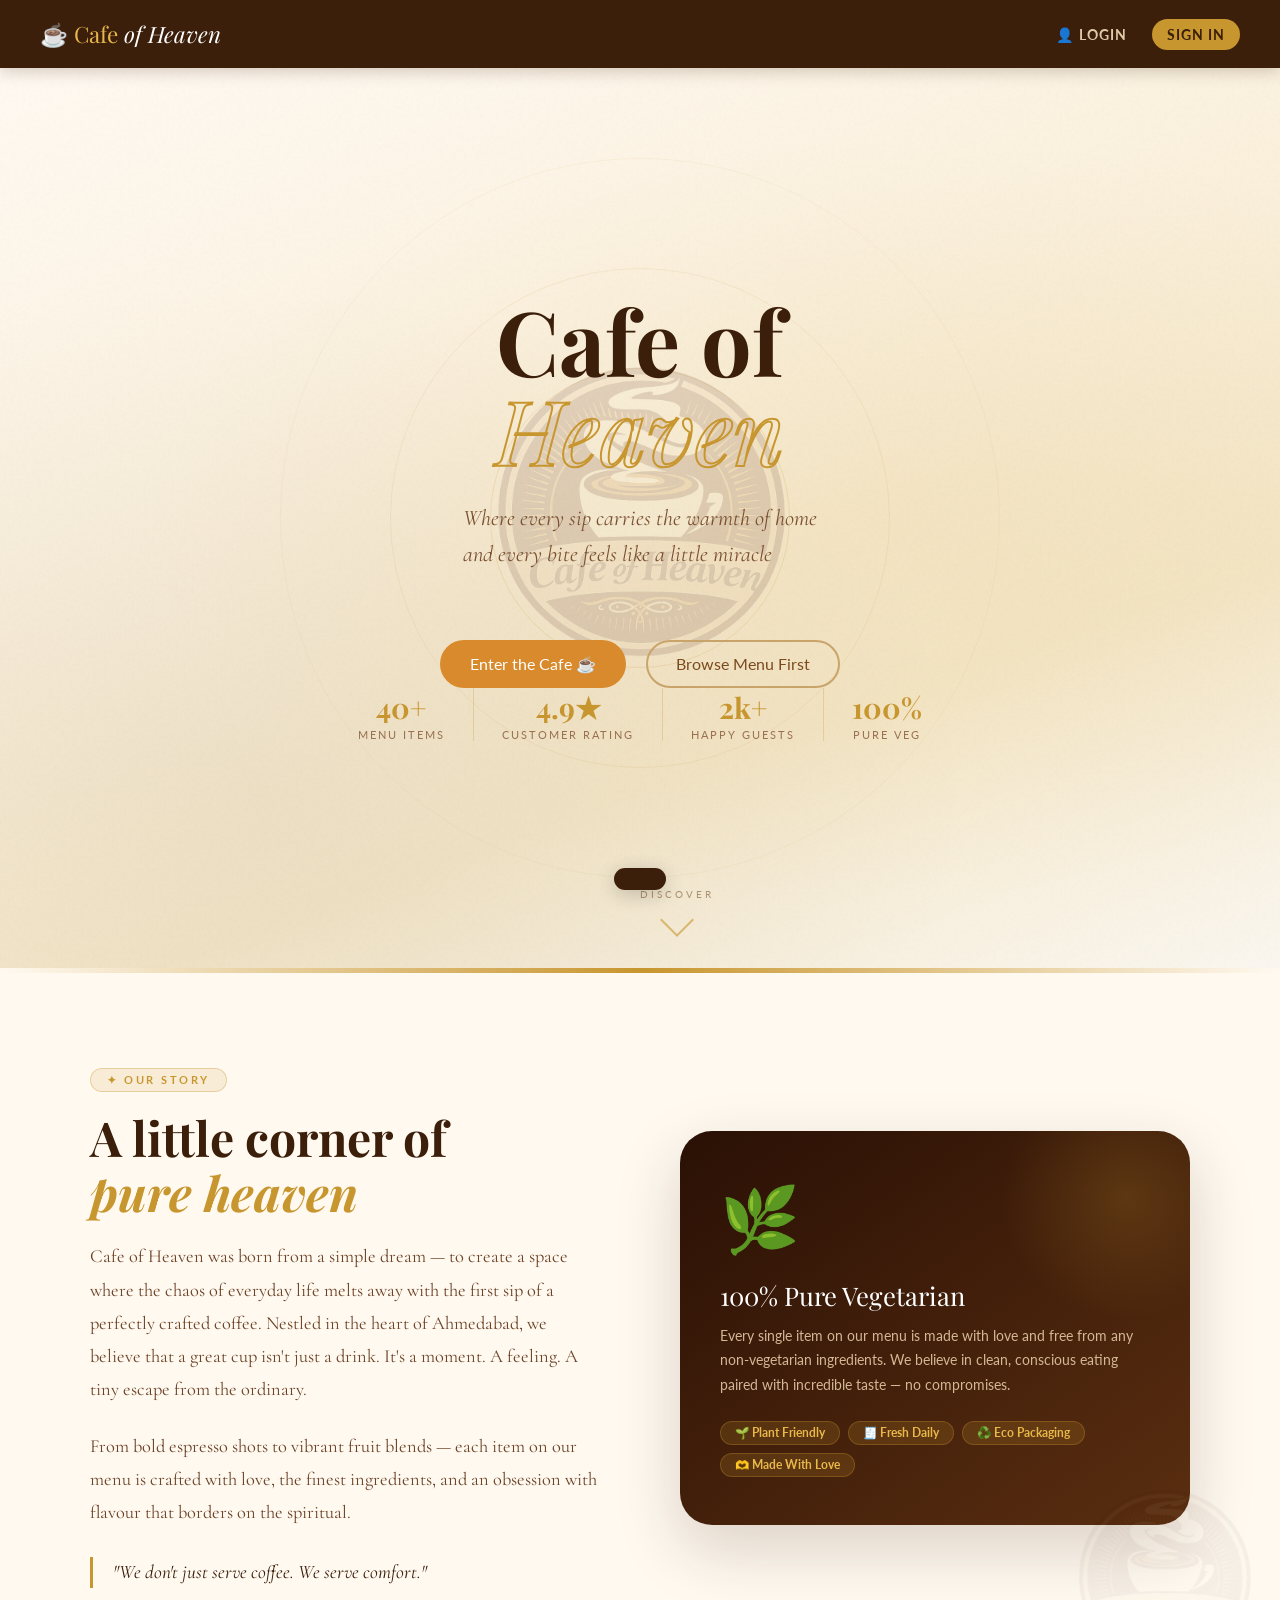
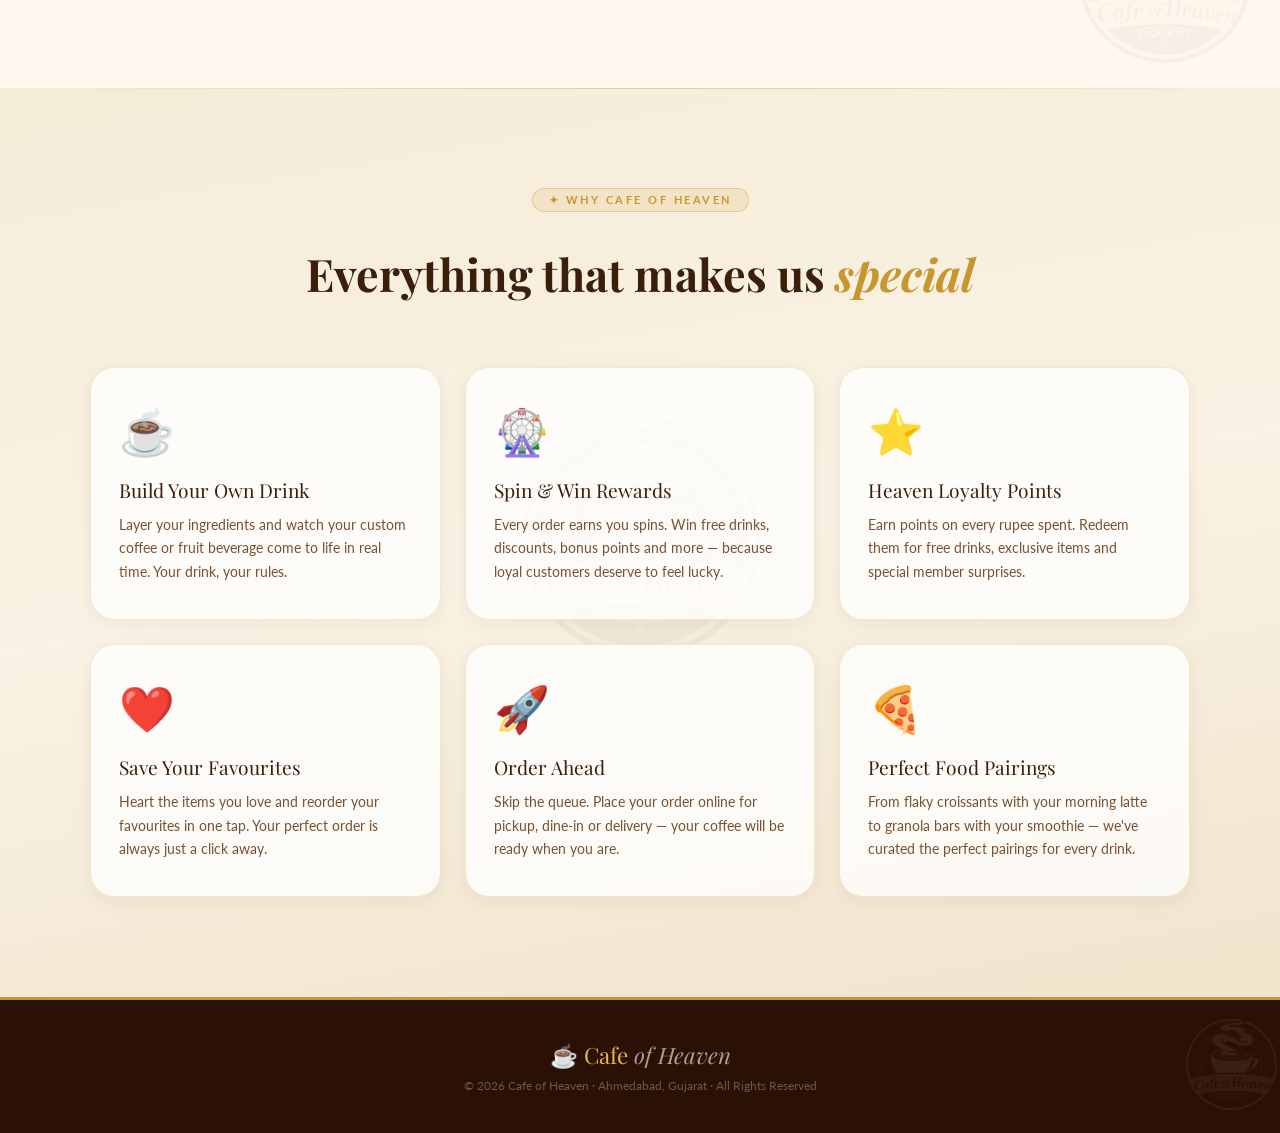
<file: index.html>
<!DOCTYPE html>
<html lang="en">
<head>
<meta charset="UTF-8">
<meta name="viewport" content="width=device-width, initial-scale=1.0">
<title>Cafe of Heaven — Where Every Sip Feels Like Heaven</title>
<link href="https://fonts.googleapis.com/css2?family=Playfair+Display:ital,wght@0,400;0,600;0,700;1,400;1,600&family=Lato:wght@300;400;700&family=Cormorant+Garamond:ital,wght@0,300;0,400;1,300;1,400&display=swap" rel="stylesheet">
<link rel="stylesheet" href="css/index.css">
</head>
<body>

<!-- NAV -->
<nav>
  <a class="nav-logo" href="index.html">☕ Cafe <span>of Heaven</span></a>
  <div class="nav-right">
    <a class="nav-link" id="accountLink" href="login.html">👤 Account</a>
    <a class="nav-link" href="login.html" style="background:var(--gold);color:var(--brown);">Sign In</a>
  </div>
</nav>

<!-- ══════════ HERO ══════════ -->
<section class="hero" id="hero">
  <div class="glow-ring"></div>
  <div class="glow-ring"></div>
  <div class="glow-ring"></div>
  <div class="particles" id="particles"></div>

  <div class="hero-logo-bg-center"></div>
   
    <h1 class="hero-headline">
      <span class="line1">Cafe of</span>
      <span class="line2">Heaven</span>
    </h1>
    <p class="hero-tagline">
      Where every sip carries the warmth of home<br>
      and every bite feels like a little miracle
    </p>
    <div class="hero-buttons">
      <a href="login.html" class="btn-enter">Enter the Cafe ☕</a>
      <a href="menu.html" class="btn-guest">Browse Menu First</a>
    </div>
    <div class="stats-strip">
      <div class="stat"><div class="stat-num">40+</div><div class="stat-lbl">Menu Items</div></div>
      <div class="stat"><div class="stat-num">4.9★</div><div class="stat-lbl">Customer Rating</div></div>
      <div class="stat"><div class="stat-num">2k+</div><div class="stat-lbl">Happy Guests</div></div>
      <div class="stat"><div class="stat-num">100%</div><div class="stat-lbl">Pure Veg</div></div>
    </div>
  </div>

  <div class="scroll-cue" onclick="scrollToAbout()">
    <span>Discover</span>
    <div class="scroll-arrow"></div>
  </div>
</section>

<!-- ══════════ ABOUT ══════════ -->
<section class="about" id="about">
  <div class="about-inner">
    <div class="about-text">
      <div class="section-eyebrow reveal">✦ Our Story</div>
      <h2 class="about-title reveal reveal-delay-1">A little corner of<br><em>pure heaven</em></h2>
      <p class="about-body reveal reveal-delay-2">
        Cafe of Heaven was born from a simple dream — to create a space where the chaos of everyday life melts away with the first sip of a perfectly crafted coffee. Nestled in the heart of Ahmedabad, we believe that a great cup isn't just a drink. It's a moment. A feeling. A tiny escape from the ordinary.
      </p>
      <p class="about-body reveal reveal-delay-2" style="margin-bottom:28px;">
        From bold espresso shots to vibrant fruit blends — each item on our menu is crafted with love, the finest ingredients, and an obsession with flavour that borders on the spiritual.
      </p>
      <div class="about-quote reveal reveal-delay-3">"We don't just serve coffee. We serve comfort."</div>
    </div>
    <div class="about-card reveal reveal-delay-2">
      <span class="ac-icon">🌿</span>
      <div class="ac-title">100% Pure Vegetarian</div>
      <div class="ac-body">Every single item on our menu is made with love and free from any non-vegetarian ingredients. We believe in clean, conscious eating paired with incredible taste — no compromises.</div>
      <div class="ac-tags">
        <span class="ac-tag">🌱 Plant Friendly</span>
        <span class="ac-tag">🧾 Fresh Daily</span>
        <span class="ac-tag">♻️ Eco Packaging</span>
        <span class="ac-tag">🫶 Made With Love</span>
      </div>
    </div>
  </div>
</section>

<!-- ══════════ FEATURES ══════════ -->
<section class="features">
  <div class="features-inner">
    <div class="section-head">
      <div class="section-eyebrow reveal">✦ Why Cafe of Heaven</div>
      <h2 class="features-title reveal reveal-delay-1">Everything that makes us <em>special</em></h2>
    </div>
    <div class="feat-grid">
      <div class="feat-card reveal reveal-delay-1"><span class="feat-icon">☕</span><div class="feat-title">Build Your Own Drink</div><div class="feat-body">Layer your ingredients and watch your custom coffee or fruit beverage come to life in real time. Your drink, your rules.</div></div>
      <div class="feat-card reveal reveal-delay-2"><span class="feat-icon">🎡</span><div class="feat-title">Spin & Win Rewards</div><div class="feat-body">Every order earns you spins. Win free drinks, discounts, bonus points and more — because loyal customers deserve to feel lucky.</div></div>
      <div class="feat-card reveal reveal-delay-3"><span class="feat-icon">⭐</span><div class="feat-title">Heaven Loyalty Points</div><div class="feat-body">Earn points on every rupee spent. Redeem them for free drinks, exclusive items and special member surprises.</div></div>
      <div class="feat-card reveal reveal-delay-1"><span class="feat-icon">❤️</span><div class="feat-title">Save Your Favourites</div><div class="feat-body">Heart the items you love and reorder your favourites in one tap. Your perfect order is always just a click away.</div></div>
      <div class="feat-card reveal reveal-delay-2"><span class="feat-icon">🚀</span><div class="feat-title">Order Ahead</div><div class="feat-body">Skip the queue. Place your order online for pickup, dine-in or delivery — your coffee will be ready when you are.</div></div>
      <div class="feat-card reveal reveal-delay-3"><span class="feat-icon">🍕</span><div class="feat-title">Perfect Food Pairings</div><div class="feat-body">From flaky croissants with your morning latte to granola bars with your smoothie — we've curated the perfect pairings for every drink.</div></div>
    </div>
  </div>
</section>


<!-- ══════════ FOOTER ══════════ -->
<footer class="site-footer">
  <div class="footer-logo">☕ Cafe <span>of Heaven</span></div>
  <div class="footer-copy">© 2026 Cafe of Heaven · Ahmedabad, Gujarat · All Rights Reserved</div>
</footer>

<div class="toast" id="toast"></div>

<script src="js/index.js"></script>
<script src="js/navbar.js"></script> 
</body>
</html>
</file>
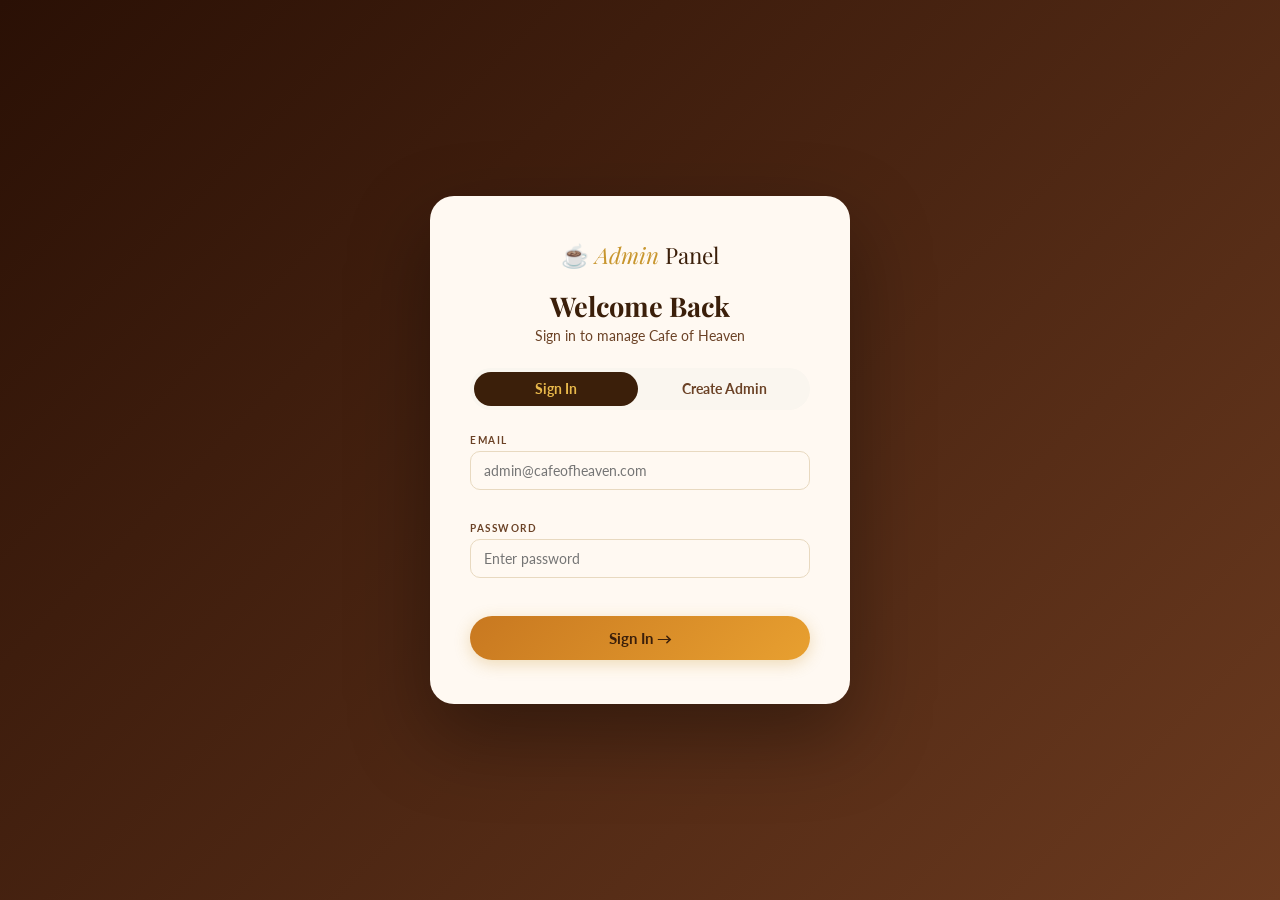
<file: admin.html>
<!DOCTYPE html>
<html lang="en">
<head>
  <meta charset="UTF-8">
  <meta name="viewport" content="width=device-width, initial-scale=1.0">
  <title>Admin Panel — Cafe of Heaven</title>
  <link href="https://fonts.googleapis.com/css2?family=Playfair+Display:ital,wght@0,400;0,700;1,400&family=Lato:wght@300;400;700&display=swap" rel="stylesheet">
  <link rel="stylesheet" href="css/admin.css">
</head>
<body>

<!-- ══════════════════════════════════════
     LOGIN SCREEN
══════════════════════════════════════ -->
<div class="admin-login-wrap" id="adminLoginWrap">
  <div class="admin-login-box">
    <div class="al-logo">☕ <span>Admin</span> Panel</div>
    <h2>Welcome Back</h2>
    <p class="al-sub">Sign in to manage Cafe of Heaven</p>

    <div class="al-tabs">
      <button class="al-tab active" id="alTabLogin" onclick="alSwitchTab('login')">Sign In</button>
      <button class="al-tab" id="alTabSignup" onclick="alSwitchTab('signup')">Create Admin</button>
    </div>

    <!-- LOGIN FORM -->
    <div id="alPanelLogin">
      <div class="al-group">
        <label>EMAIL</label>
        <input type="email" id="alLoginEmail" placeholder="admin@cafeofheaven.com">
        <span class="al-err" id="alLoginEmailErr"></span>
      </div>
      <div class="al-group">
        <label>PASSWORD</label>
        <input type="password" id="alLoginPass" placeholder="Enter password">
        <span class="al-err" id="alLoginPassErr"></span>
      </div>
      <div class="al-error-box hidden" id="alLoginErrBox"></div>
      <button class="al-btn" onclick="adminLogin()">Sign In →</button>
    </div>

    <!-- SIGNUP FORM -->
    <div id="alPanelSignup" class="hidden">
      <div class="al-group">
        <label>FULL NAME</label>
        <input type="text" id="alSignupName" placeholder="Admin Name">
        <span class="al-err" id="alSignupNameErr"></span>
      </div>
      <div class="al-group">
        <label>EMAIL</label>
        <input type="email" id="alSignupEmail" placeholder="admin@cafeofheaven.com">
        <span class="al-err" id="alSignupEmailErr"></span>
      </div>
      <div class="al-group">
        <label>SECRET KEY</label>
        <input type="password" id="alSignupSecret" placeholder="Enter admin secret key">
        <span class="al-err" id="alSignupSecretErr"></span>
        <small class="al-hint">Secret key: <strong>COFH2026</strong> (change this in admin.js)</small>
      </div>
      <div class="al-group">
        <label>PASSWORD</label>
        <input type="password" id="alSignupPass" placeholder="Min. 8 characters">
        <span class="al-err" id="alSignupPassErr"></span>
      </div>
      <button class="al-btn" onclick="adminSignup()">Create Admin Account →</button>
    </div>
  </div>
</div>

<!-- ══════════════════════════════════════
     MAIN ADMIN PANEL
══════════════════════════════════════ -->
<div class="admin-wrap hidden" id="adminWrap">

  <!-- SIDEBAR -->
  <aside class="sidebar" id="sidebar">
    <div class="sidebar-logo">☕ <span>CoH Admin</span></div>
    <nav class="sidebar-nav">
      <button class="snav-btn active" onclick="showSection('dashboard', this)">
        <span class="snav-icon">📊</span> Dashboard
      </button>
      <button class="snav-btn" onclick="showSection('menu', this)">
        <span class="snav-icon">🍽️</span> Menu Items
      </button>
      <button class="snav-btn" onclick="showSection('orders', this)">
        <span class="snav-icon">🛒</span> Orders
      </button>
      <button class="snav-btn" onclick="showSection('customers', this)">
        <span class="snav-icon">👥</span> Customers
      </button>
      <button class="snav-btn" onclick="showSection('rewards', this)">
        <span class="snav-icon">🎡</span> Rewards
      </button>
      <button class="snav-btn" onclick="showSection('spin', this)">
        <span class="snav-icon">🎰</span> Spin Rounds
      </button>
    </nav>
    <button class="sidebar-logout" onclick="adminLogout()">🚪 Logout</button>
  </aside>

  <!-- MAIN CONTENT -->
  <main class="admin-main">

    <!-- TOP BAR -->
    <div class="topbar">
      <button class="hamburger" onclick="toggleSidebar()">☰</button>
      <div class="topbar-title" id="topbarTitle">Dashboard</div>
      <div class="topbar-admin" id="topbarAdmin">Admin</div>
    </div>

    <!-- DASHBOARD -->
    <section class="admin-section active" id="sec-dashboard">
      <div class="stats-grid">
        <div class="stat-card">
          <div class="sc-icon">🛒</div>
          <div class="sc-info">
            <div class="sc-num" id="statTotalOrders">0</div>
            <div class="sc-lbl">Total Orders</div>
          </div>
        </div>
        <div class="stat-card">
          <div class="sc-icon">💰</div>
          <div class="sc-info">
            <div class="sc-num" id="statRevenue">₹0</div>
            <div class="sc-lbl">Total Revenue</div>
          </div>
        </div>
        <div class="stat-card">
          <div class="sc-icon">👥</div>
          <div class="sc-info">
            <div class="sc-num" id="statCustomers">0</div>
            <div class="sc-lbl">Customers</div>
          </div>
        </div>
        <div class="stat-card">
          <div class="sc-icon">🍽️</div>
          <div class="sc-info">
            <div class="sc-num" id="statMenuItems">0</div>
            <div class="sc-lbl">Menu Items</div>
          </div>
        </div>
      </div>
      <div class="dash-row">
        <div class="dash-card">
          <div class="dc-head">Recent Orders</div>
          <div id="recentOrdersList"><p class="empty-state">No orders yet.</p></div>
        </div>
        <div class="dash-card">
          <div class="dc-head">Top Selling Items</div>
          <div id="topItemsList"><p class="empty-state">No data yet.</p></div>
        </div>
      </div>
    </section>

    <!-- MENU MANAGEMENT -->
    <section class="admin-section" id="sec-menu">
      <div class="section-toolbar">
        <h2 class="section-title">Menu Items</h2>
        <button class="btn-primary" onclick="openMenuModal()">+ Add Item</button>
      </div>
      <div class="filter-row">
        <input type="text" class="search-input" placeholder="🔍 Search items..." oninput="filterMenuItems(this.value)">
        <select class="filter-select" onchange="filterMenuCat(this.value)">
          <option value="all">All Categories</option>
          <option value="coffee">☕ Coffee</option>
          <option value="baked">🥐 Baked</option>
          <option value="cakes">🎂 Cakes</option>
          <option value="pizza">🍕 Pizza</option>
          <option value="burger">🍔 Burgers</option>
          <option value="pasta">🍝 Pasta</option>
          <option value="souvenir">🎁 Souvenirs</option>
        </select>
      </div>
      <div class="admin-table-wrap">
        <table class="admin-table" id="menuTable">
          <thead>
            <tr>
              <th>ID</th><th>Name</th><th>Category</th>
              <th>Price</th><th>Tags</th><th>Actions</th>
            </tr>
          </thead>
          <tbody id="menuTableBody"></tbody>
        </table>
      </div>
    </section>

    <!-- ORDERS -->
    <section class="admin-section" id="sec-orders">
      <div class="section-toolbar">
        <h2 class="section-title">Orders</h2>
        <select class="filter-select" onchange="filterOrders(this.value)">
          <option value="all">All Orders</option>
          <option value="pending">Pending</option>
          <option value="preparing">Preparing</option>
          <option value="ready">Ready</option>
          <option value="delivered">Delivered</option>
        </select>
      </div>
      <div class="admin-table-wrap">
        <table class="admin-table">
          <thead>
            <tr>
              <th>Order ID</th><th>Customer</th><th>Items</th>
              <th>Total</th><th>Status</th><th>Date</th><th>Actions</th>
            </tr>
          </thead>
          <tbody id="ordersTableBody"></tbody>
        </table>
      </div>
    </section>

    <!-- CUSTOMERS -->
    <section class="admin-section" id="sec-customers">
      <div class="section-toolbar">
        <h2 class="section-title">Customers</h2>
        <input type="text" class="search-input" placeholder="🔍 Search customers..." oninput="filterCustomers(this.value)">
      </div>
      <div class="admin-table-wrap">
        <table class="admin-table">
          <thead>
            <tr>
              <th>#</th><th>Name</th><th>Email</th>
              <th>Phone</th><th>Joined</th><th>Actions</th>
            </tr>
          </thead>
          <tbody id="customersTableBody"></tbody>
        </table>
      </div>
    </section>

    <!-- REWARDS -->
    <section class="admin-section" id="sec-rewards">
      <div class="section-toolbar">
        <h2 class="section-title">Spin & Win Rewards</h2>
        <button class="btn-primary" onclick="openRewardModal()">+ Add Reward</button>
      </div>
      <div class="rewards-grid" id="rewardsGrid"></div>
    </section>

    <!-- SPIN ROUNDS MANAGER -->
    <section class="admin-section" id="sec-spin">
      <div class="section-toolbar">
        <h2 class="section-title">🎰 Spin Rounds Manager</h2>
        <input type="text" class="search-input" placeholder="🔍 Search customers..." oninput="filterSpinCustomers(this.value)">
      </div>

      <!-- Stats strip -->
      <div class="spin-stats-strip">
        <div class="spin-stat-card">
          <div class="ssc-icon">👥</div>
          <div>
            <div class="ssc-num" id="spinStatCustomers">0</div>
            <div class="ssc-lbl">Total Customers</div>
          </div>
        </div>
        <div class="spin-stat-card">
          <div class="ssc-icon">🎡</div>
          <div>
            <div class="ssc-num" id="spinStatWithBonus">0</div>
            <div class="ssc-lbl">Have Bonus Spins</div>
          </div>
        </div>
        <div class="spin-stat-card">
          <div class="ssc-icon">⭐</div>
          <div>
            <div class="ssc-num" id="spinStatTotalBonus">0</div>
            <div class="ssc-lbl">Total Bonus Spins Given</div>
          </div>
        </div>
      </div>

      <!-- Info banner -->
      <div style="background:#fff3e0;border:1.5px solid #ffcc80;border-radius:12px;padding:12px 18px;margin-bottom:18px;font-size:0.82rem;color:#8a4800;display:flex;align-items:center;gap:10px;">
        <span style="font-size:1.3rem;">💡</span>
        <span>Each customer gets <strong>2 spins per day</strong> by default. Use the buttons below to grant extra spins to any customer. Bonus spins are added on top of the daily limit and persist until the customer uses them.</span>
      </div>

      <div class="admin-table-wrap">
        <table class="admin-table">
          <thead>
            <tr>
              <th>Customer</th>
              <th>Daily Base</th>
              <th>Admin Bonus</th>
              <th>Total Allowed</th>
              <th>Actions</th>
            </tr>
          </thead>
          <tbody id="spinTableBody"></tbody>
        </table>
      </div>
    </section>

  </main>
</div>

<!-- ══════ MODALS ══════ -->

<!-- MENU ITEM MODAL -->
<div class="modal-overlay hidden" id="menuModal">
  <div class="modal">
    <div class="modal-head">
      <h3 id="menuModalTitle">Add Menu Item</h3>
      <button class="modal-close" onclick="closeMenuModal()">✕</button>
    </div>
    <div class="modal-body">
      <div class="modal-row">
        <div class="al-group">
          <label>ITEM NAME</label>
          <input type="text" id="mName" placeholder="e.g. Espresso">
        </div>
        <div class="al-group">
          <label>CATEGORY</label>
          <select id="mCat">
            <option value="coffee">☕ Coffee</option>
            <option value="baked">🥐 Baked</option>
            <option value="cakes">🎂 Cakes</option>
            <option value="pizza">🍕 Pizza</option>
            <option value="burger">🍔 Burgers</option>
            <option value="pasta">🍝 Pasta</option>
            <option value="souvenir">🎁 Souvenirs</option>
          </select>
        </div>
      </div>
      <div class="modal-row">
        <div class="al-group">
          <label>PRICE (₹)</label>
          <input type="number" id="mPrice" placeholder="150">
        </div>
        <div class="al-group">
          <label>IMAGE PATH</label>
          <input type="text" id="mImg" placeholder="images/item.jpg">
        </div>
      </div>
      <div class="al-group">
        <label>DESCRIPTION</label>
        <textarea id="mDesc" rows="3" placeholder="Short description..."></textarea>
      </div>
      <div class="modal-checks">
        <label class="check-label"><input type="checkbox" id="mVeg"> 🟢 Veg</label>
        <label class="check-label"><input type="checkbox" id="mHot"> 🔥 Popular</label>
        <label class="check-label"><input type="checkbox" id="mNew"> ✨ New</label>
        <label class="check-label"><input type="checkbox" id="mSpecial"> ⭐ Special</label>
      </div>
    </div>
    <div class="modal-footer">
      <button class="btn-secondary" onclick="closeMenuModal()">Cancel</button>
      <button class="btn-primary" onclick="saveMenuItem()">Save Item</button>
    </div>
  </div>
</div>

<!-- REWARD MODAL -->
<div class="modal-overlay hidden" id="rewardModal">
  <div class="modal" style="max-width:480px;">
    <div class="modal-head">
      <h3 id="rewardModalTitle">Add Reward</h3>
      <button class="modal-close" onclick="closeRewardModal()">✕</button>
    </div>
    <div class="modal-body">
      <div class="al-group">
        <label>REWARD LABEL</label>
        <input type="text" id="rLabel" placeholder="e.g. Free Coffee">
      </div>
      <div class="modal-row">
        <div class="al-group">
          <label>TYPE</label>
          <select id="rType">
            <option value="free_item">Free Item</option>
            <option value="discount">Discount %</option>
            <option value="points">Bonus Points</option>
            <option value="try_again">Try Again</option>
          </select>
        </div>
        <div class="al-group">
          <label>VALUE</label>
          <input type="text" id="rValue" placeholder="e.g. 20 or Free Coffee">
        </div>
      </div>
      <div class="modal-row">
        <div class="al-group">
          <label>PROBABILITY (1–100)</label>
          <input type="number" id="rProb" placeholder="15" min="1" max="100">
          <small class="al-hint">Higher = lands more often</small>
        </div>
        <div class="al-group">
          <label>COLOR</label>
          <input type="color" id="rColor" value="#C8962E">
        </div>
      </div>
    </div>
    <div class="modal-footer">
      <button class="btn-secondary" onclick="closeRewardModal()">Cancel</button>
      <button class="btn-primary" onclick="saveReward()">Save Reward</button>
    </div>
  </div>
</div>

<!-- ORDER STATUS MODAL -->
<div class="modal-overlay hidden" id="orderModal">
  <div class="modal" style="max-width:400px;">
    <div class="modal-head">
      <h3>Update Order Status</h3>
      <button class="modal-close" onclick="closeOrderModal()">✕</button>
    </div>
    <div class="modal-body">
      <p style="margin-bottom:14px;color:var(--text-mid);">Order: <strong id="oModalId"></strong></p>
      <div class="al-group">
        <label>NEW STATUS</label>
        <select id="oModalStatus">
          <option value="pending">⏳ Pending</option>
          <option value="preparing">👨‍🍳 Preparing</option>
          <option value="ready">✅ Ready</option>
          <option value="delivered">🚀 Delivered</option>
        </select>
      </div>
    </div>
    <div class="modal-footer">
      <button class="btn-secondary" onclick="closeOrderModal()">Cancel</button>
      <button class="btn-primary" onclick="updateOrderStatus()">Update</button>
    </div>
  </div>
</div>

<!-- CUSTOM SPIN MODAL -->
<div class="modal-overlay hidden" id="customSpinModal">
  <div class="modal" style="max-width:440px;">
    <div class="modal-head">
      <h3>🎡 Grant Custom Spins</h3>
      <button class="modal-close" onclick="closeCustomSpinModal()">✕</button>
    </div>
    <div class="modal-body">
      <div class="cs-modal-info">
        <div class="cs-modal-cname" id="csModalName"></div>
        <div class="cs-modal-cemail" id="csModalEmail"></div>
        <span class="cs-modal-current" id="csModalCurrent"></span>
      </div>
      <div class="al-group">
        <label>NUMBER OF EXTRA SPINS TO GRANT (1–20)</label>
        <input type="number" id="csSpinCount" placeholder="e.g. 3" min="1" max="20">
        <small class="al-hint">These are added on top of the customer's current bonus spins.</small>
      </div>
      <div class="al-group">
        <label>REASON / NOTE (optional)</label>
        <input type="text" id="csSpinNote" placeholder="e.g. Loyalty reward, Birthday treat…">
      </div>
    </div>
    <div class="modal-footer">
      <button class="btn-secondary" onclick="closeCustomSpinModal()">Cancel</button>
      <button class="btn-primary" onclick="saveCustomSpins()">🎡 Grant Spins</button>
    </div>
  </div>
</div>

<div class="toast" id="adminToast"></div>
<script src="js/admin.js"></script>
<script src="js/navbar.js"></script> 
</body>
</html>
</file>
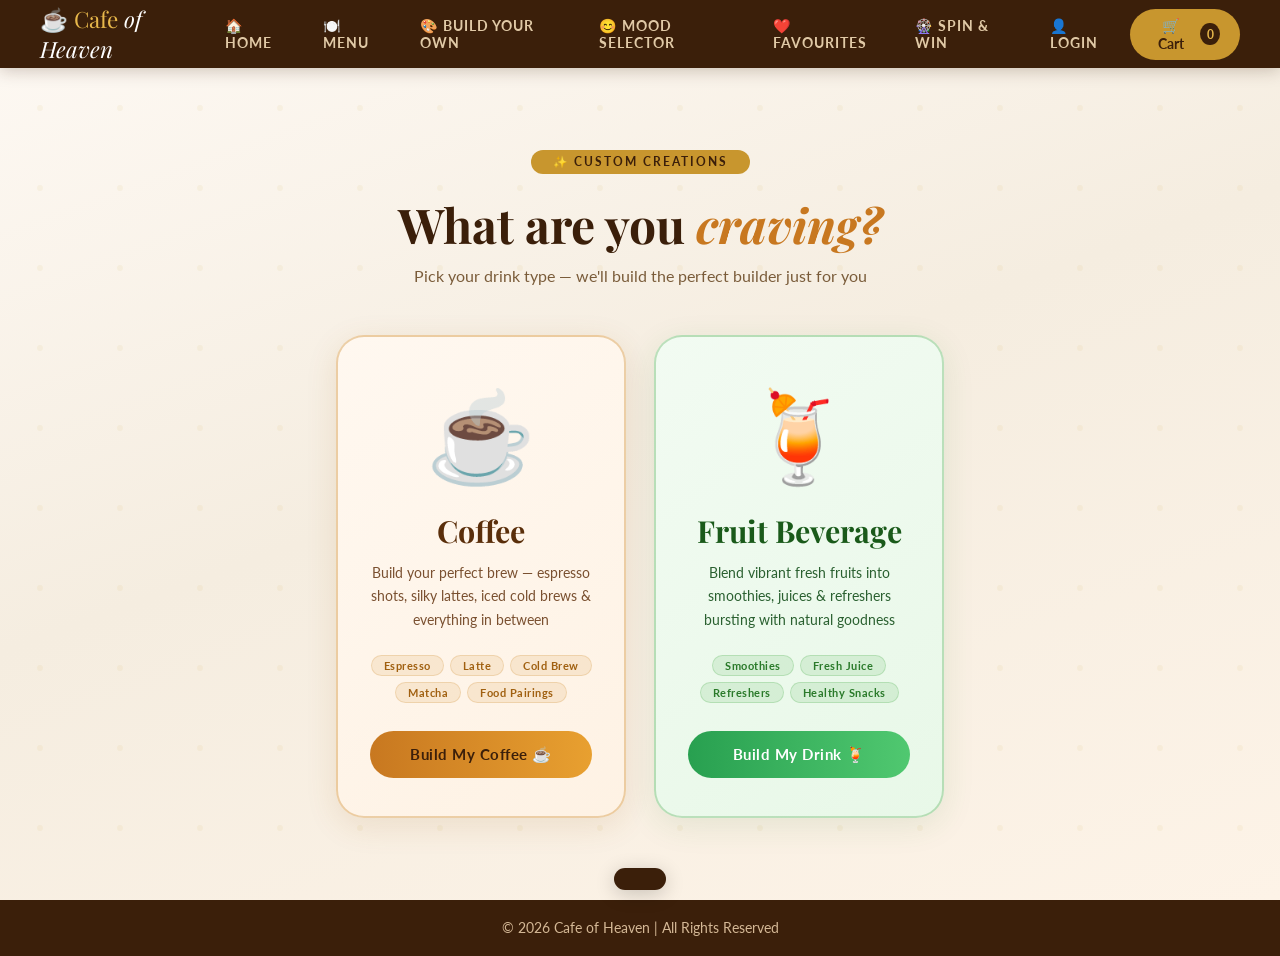
<file: build.html>
<!DOCTYPE html>
<html lang="en">
<head>
<meta charset="UTF-8">
<meta name="viewport" content="width=device-width, initial-scale=1.0">
<title>Build Your Drink — Cafe of Heaven</title>
<link rel="stylesheet" href="css/style.css">
<link rel="stylesheet" href="css/build.css">
<link href="https://fonts.googleapis.com/css2?family=Playfair+Display:ital,wght@0,400;0,700;1,400&family=Lato:wght@300;400;700&display=swap" rel="stylesheet">

</head>
<body>

<!-- NAV -->
<nav>
  <a class="nav-logo" href="index.html">☕ Cafe <span>of Heaven</span></a>
  <div class="nav-links">
    <a class="nav-link" href="index.html">🏠 Home</a>
    <a class="nav-link" href="menu.html">🍽️ Menu</a>
    <a class="nav-link" href="build.html">🎨 Build Your Own</a>
    <a class="nav-link" href="mood.html">😊 Mood Selector</a>
    <a class="nav-link" href="favourites.html">❤️ Favourites</a>
    <a class="nav-link" href="spin.html">🎡 Spin & Win</a>
    <a class="nav-link" id="accountLink" href="login.html">👤 Account</a>
  </div>
  <div style="display:flex;gap:10px;align-items:center;">
    <button class="cart-btn" onclick="window.location.href='cart.html'">🛒 Cart <span class="cart-count" id="cartCount">0</span></button>
  </div>
</nav>

<!-- ══════════ MODE PICK SCREEN ══════════ -->
<div id="modeScreen">
  <div class="mode-badge">✨ Custom Creations</div>
  <h1 class="mode-title">What are you <em>craving?</em></h1>
  <p class="mode-sub">Pick your drink type — we'll build the perfect builder just for you</p>

  <div class="mode-cards">
    <div class="mode-card coffee-card" onclick="selectMode('coffee')">
      <span class="mode-icon">☕</span>
      <h2>Coffee</h2>
      <p>Build your perfect brew — espresso shots, silky lattes, iced cold brews & everything in between</p>
      <div class="mode-tags">
        <span class="mode-tag">Espresso</span>
        <span class="mode-tag">Latte</span>
        <span class="mode-tag">Cold Brew</span>
        <span class="mode-tag">Matcha</span>
        <span class="mode-tag">Food Pairings</span>
      </div>
      <button class="mode-btn">Build My Coffee ☕</button>
    </div>

    <div class="mode-card fruit-card" onclick="selectMode('fruit')">
      <span class="mode-icon">🍹</span>
      <h2>Fruit Beverage</h2>
      <p>Blend vibrant fresh fruits into smoothies, juices & refreshers bursting with natural goodness</p>
      <div class="mode-tags">
        <span class="mode-tag">Smoothies</span>
        <span class="mode-tag">Fresh Juice</span>
        <span class="mode-tag">Refreshers</span>
        <span class="mode-tag">Healthy Snacks</span>
      </div>
      <button class="mode-btn">Build My Drink 🍹</button>
    </div>
  </div>
</div>

<!-- ══════════ BUILDER SCREEN ══════════ -->
<div id="builderScreen">
  <div class="builder-header" id="bHeader">
    <div class="bh-left">
      <div class="bh-icon" id="bIcon">☕</div>
      <div>
        <div class="bh-title" id="bTitle">Custom Coffee Builder</div>
        <div class="bh-sub" id="bSub">Craft your perfect brew, one layer at a time</div>
      </div>
    </div>
    <button class="bh-back" onclick="goBack()">← Choose Different Drink</button>
  </div>

  <div class="builder-layout">
    <!-- LEFT -->
    <div class="left-panel" id="leftPanel"></div>

    <!-- CENTRE -->
    <div class="cup-stage">
      <div class="size-row">
        <button class="sz-btn" onclick="setSize('S',this)">S · 250ml</button>
        <button class="sz-btn active" onclick="setSize('M',this)">M · 400ml</button>
        <button class="sz-btn" onclick="setSize('L',this)">L · 600ml</button>
      </div>

      <!-- COFFEE VESSEL -->
      <div class="coffee-vessel" id="coffeeVessel">
        <div class="steam-row" id="steamRow">
          <div class="steam-p" id="sp1"></div>
          <div class="steam-p" id="sp2"></div>
          <div class="steam-p" id="sp3"></div>
        </div>
        <div class="coffee-whip" id="cWhip"></div>
        <div class="coffee-foam-top" id="cFoam"></div>
        <div class="coffee-cup-body">
          <div class="cup-handle"></div>
          <div class="cup-inner">
            <div class="coffee-crema" id="cCrema"></div>
            <div class="drink-layers" id="coffeeLayers"></div>
          </div>
        </div>
        <div class="cup-saucer"></div>
        <div class="garnish-row" id="cGarnish" style="top:-52px;left:50%;transform:translateX(-50%);"></div>
      </div>

      <!-- FRUIT VESSEL -->
      <div class="fruit-vessel" id="fruitVessel">
        <div class="glass-straw" id="fStraw"></div>
        <div class="fruit-foam-top" id="fFoam"></div>
        <div class="garnish-row" id="fGarnish" style="top:-22px;left:50%;transform:translateX(-50%);"></div>
        <div class="fruit-glass-body">
          <div class="glass-shine"></div>
          <div class="drink-layers" id="fruitLayers"></div>
          <div class="ice-box" id="iceBox"></div>
        </div>
      </div>

      <div class="badge-row" id="badgeRow"></div>
      <div class="drink-name" id="drinkName">Your Custom Drink</div>
      <div class="drink-price" id="drinkPrice">Add ingredients to begin</div>

      <div class="actions">
        <button class="btn-cart" onclick="addToCart()">🛒 Add to Cart</button>
        <button class="btn-fav" id="favBtn" onclick="saveToFavs()">❤️ Save to Favs</button>
        <button class="btn-reset" onclick="resetAll()">🔄 Reset</button>
      </div>
    </div>

    <!-- RIGHT -->
    <div class="right-panel">
      <div class="rp-title">📋 Your Recipe</div>
      <div id="rightPanel">
        <div class="empty-msg"><div class="ei">🥤</div><p>Start adding ingredients<br>to build your recipe!</p></div>
      </div>
    </div>
  </div>
</div>

<div class="toast" id="toast"></div>
<footer><p>© 2026 Cafe of Heaven | All Rights Reserved</p></footer>


<script src="js/main.js"></script>
<script src="js/build.js"></script>
<script src="js/navbar.js"></script> 
</body>
</html>
</file>
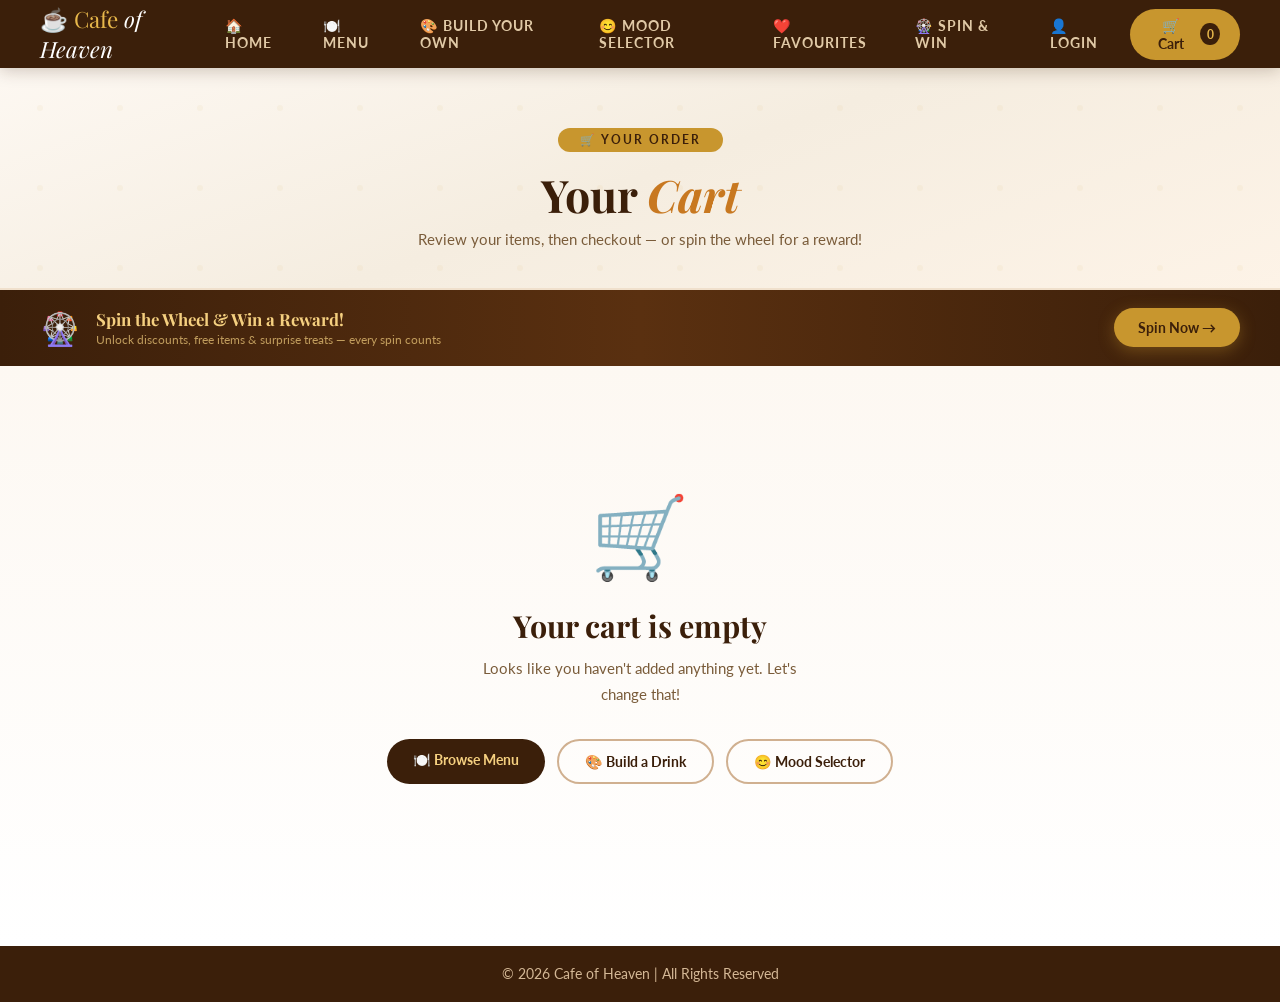
<file: cart.html>
<!DOCTYPE html>
<html lang="en">
<head>
  <meta charset="UTF-8">
  <meta name="viewport" content="width=device-width, initial-scale=1.0">
  <title>Cart — Cafe of Heaven</title>
  <link rel="stylesheet" href="css/style.css">
  <link rel="stylesheet" href="css/cart.css">
  <link href="https://fonts.googleapis.com/css2?family=Playfair+Display:ital,wght@0,400;0,700;1,400&family=Lato:wght@300;400;700&display=swap" rel="stylesheet">
</head>
<body>

<!-- NAV -->
<nav>
  <a class="nav-logo" href="index.html">☕ Cafe <span>of Heaven</span></a>
  <div class="nav-links">
    <a class="nav-link" href="index.html">🏠 Home</a>
    <a class="nav-link" href="menu.html">🍽️ Menu</a>
    <a class="nav-link" href="build.html">🎨 Build Your Own</a>
    <a class="nav-link" href="mood.html">😊 Mood Selector</a>
    <a class="nav-link" href="favourites.html">❤️ Favourites</a>
    <a class="nav-link" href="spin.html">🎡 Spin & Win</a>
     <a class="nav-link" id="accountLink" href="login.html">👤 Account</a>
  </div>
  <div style="display:flex;gap:10px;align-items:center;">
    <button class="cart-btn active-cart" onclick="window.location.href='cart.html'">
      🛒 Cart <span class="cart-count" id="cartCount">0</span>
    </button>
  </div>
</nav>

<!-- HERO -->
<section class="cart-hero">
  <div class="cart-hero-inner">
    <div class="cart-hero-badge">🛒 Your Order</div>
    <h1>Your <em>Cart</em></h1>
    <p>Review your items, then checkout — or spin the wheel for a reward!</p>
  </div>
</section>

<!-- REWARD BANNER -->
<div class="reward-banner" onclick="window.location.href='spin.html'">
  <div class="rb-left">
    <div class="rb-icon">🎡</div>
    <div>
      <div class="rb-title">Spin the Wheel & Win a Reward!</div>
      <div class="rb-sub">Unlock discounts, free items & surprise treats — every spin counts</div>
    </div>
  </div>
  <button class="rb-btn">Spin Now →</button>
</div>

<!-- MAIN -->
<div class="cart-main" id="cartMain">

  <!-- EMPTY STATE — hidden by default, shown by JS when cart is empty -->
  <div class="cart-empty" id="cartEmpty" style="display:none;">
    <div class="ce-icon">🛒</div>
    <h2>Your cart is empty</h2>
    <p>Looks like you haven't added anything yet. Let's change that!</p>
    <div class="ce-links">
      <a href="menu.html"  class="ce-btn">🍽️ Browse Menu</a>
      <a href="build.html" class="ce-btn ce-outline">🎨 Build a Drink</a>
      <a href="mood.html"  class="ce-btn ce-outline">😊 Mood Selector</a>
    </div>
  </div>

  <!-- CART LAYOUT — hidden by default, shown by JS when cart has items -->
  <div class="cart-layout" id="cartLayout" style="display:none;">

    <!-- LEFT: ITEMS LIST -->
    <div class="cart-items-col">
      <div class="ci-header">
        <h2 class="ci-title">Order Items</h2>
        <button class="ci-clear-btn" onclick="confirmClearCart()">🗑 Clear All</button>
      </div>
      <div id="cartItemsList"></div>
    </div>

    <!-- RIGHT: SUMMARY -->
    <div class="cart-summary-col">
      <div class="cs-box">
        <h3 class="cs-title">Order Summary</h3>

        <div class="cs-row">
          <span>Subtotal</span>
          <span id="csSubtotal">₹0</span>
        </div>
        <div class="cs-row cs-gst">
          <span>GST (10%)</span>
          <span id="csGst">₹0</span>
        </div>

        <!-- Discount row — hidden until reward/promo applied -->
        <div class="cs-row cs-discount" id="csDiscountRow" style="display:none;">
          <span id="csDiscountLabel">🎉 Reward Discount</span>
          <span id="csDiscount" class="cs-discount-val">-₹0</span>
        </div>

        <div class="cs-divider"></div>
        <div class="cs-row cs-total">
          <span>Total</span>
          <span id="csTotal">₹0</span>
        </div>

        <!-- Active reward label -->
        <div class="cs-reward-tag" id="csRewardTag" style="display:none;"></div>

        <button class="cs-checkout-btn" onclick="proceedCheckout()" id="checkoutBtn">
          Proceed to Payment →
        </button>

        <div class="cs-spin-prompt" onclick="window.location.href='spin.html'">
          🎡 Don't have a reward yet? <strong>Spin the Wheel!</strong>
        </div>
      </div>

      <!-- PROMO CODE -->
      <div class="cs-promo-box">
        <div class="cs-promo-title">🏷️ Have a Promo Code?</div>
        <div class="cs-promo-row">
          <input type="text" id="promoInput" class="cs-promo-input" placeholder="Enter code...">
          <button class="cs-promo-btn" onclick="applyPromo()">Apply</button>
        </div>
        <div class="cs-promo-msg" id="promoMsg"></div>
      </div>
    </div>

  </div><!-- /cart-layout -->

</div><!-- /cart-main -->

<!-- CLEAR MODAL -->
<div class="cart-modal-overlay" id="cartModal">
  <div class="cart-modal-box">
    <div class="cart-modal-icon">🗑️</div>
    <h3>Clear entire cart?</h3>
    <p>All items will be removed. This can't be undone.</p>
    <div class="cart-modal-btns">
      <button class="cm-cancel"  onclick="closeCartModal()">Cancel</button>
      <button class="cm-confirm" onclick="clearCart()">Yes, Clear</button>
    </div>
  </div>
</div>

<div class="toast" id="toast"></div>
<footer><p>© 2026 Cafe of Heaven | All Rights Reserved</p></footer>

<script src="js/main.js"></script>
<script src="js/cart.js"></script>
<script src="js/navbar.js"></script> 
</body>
</html>
</file>
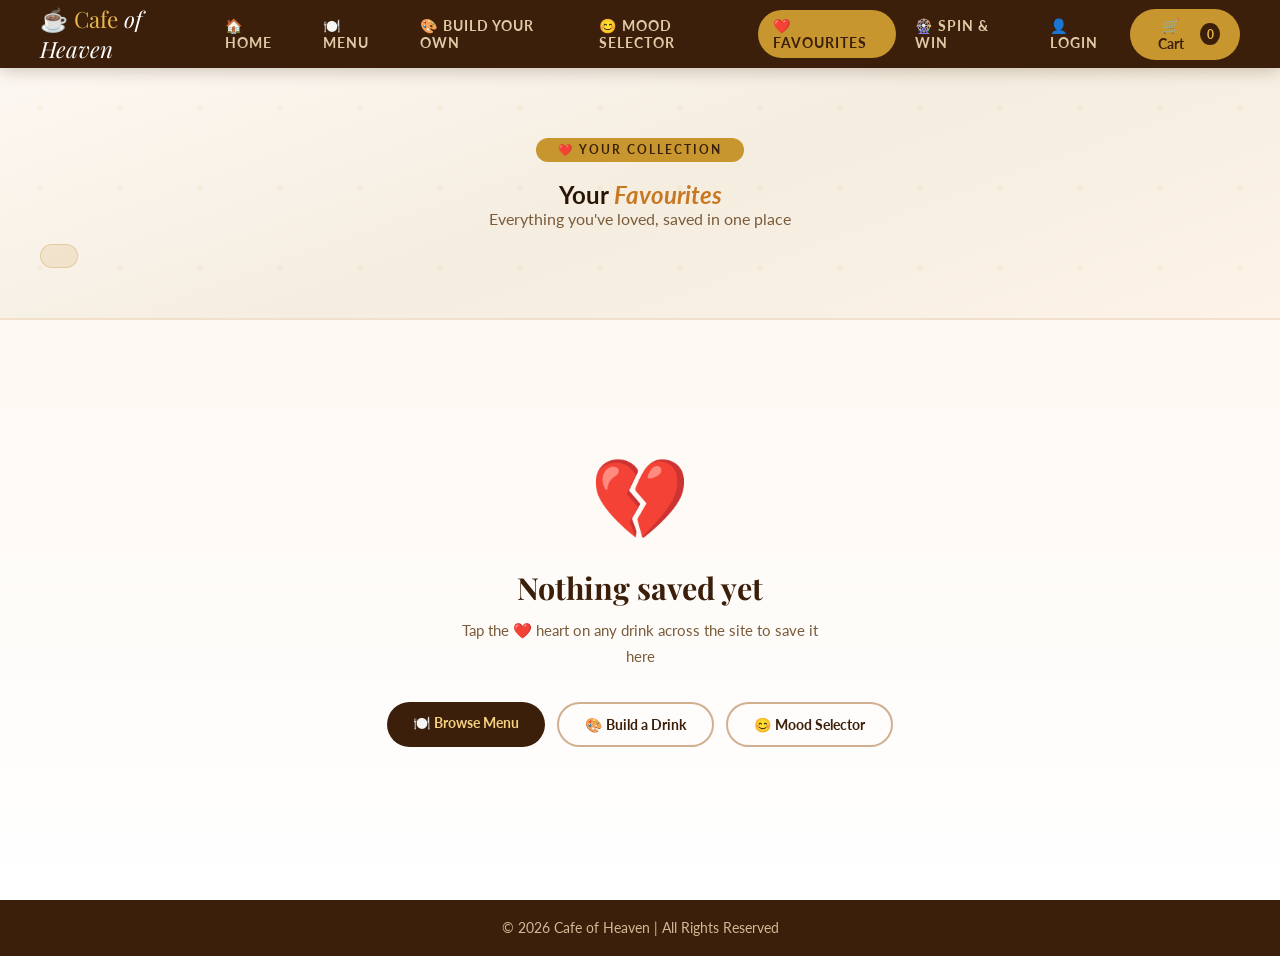
<file: favourites.html>
<!DOCTYPE html>
<html lang="en">
<head>
  <meta charset="UTF-8">
  <meta name="viewport" content="width=device-width, initial-scale=1.0">
  <title>Favourites — Cafe of Heaven</title>
  <link rel="stylesheet" href="css/style.css">
  <link rel="stylesheet" href="css/favourites.css">
  <link href="https://fonts.googleapis.com/css2?family=Playfair+Display:ital,wght@0,400;0,700;1,400&family=Lato:wght@300;400;700&display=swap" rel="stylesheet">
</head>
<body>

<!-- NAV -->
<nav>
  <a class="nav-logo" href="index.html">☕ Cafe <span>of Heaven</span></a>
  <div class="nav-links">
    <a class="nav-link" href="index.html">🏠 Home</a>
    <a class="nav-link" href="menu.html">🍽️ Menu</a>
    <a class="nav-link" href="build.html">🎨 Build Your Own</a>
    <a class="nav-link" href="mood.html">😊 Mood Selector</a>
    <a class="nav-link active" href="favourites.html">❤️ Favourites</a>
    <a class="nav-link" href="spin.html">🎡 Spin & Win</a>
    <a class="nav-link" id="accountLink" href="login.html">👤 Account</a>
  </div>
  <div style="display:flex;gap:10px;align-items:center;">
    <button class="cart-btn" onclick="window.location.href='cart.html'">🛒 Cart <span class="cart-count" id="cartCount">0</span></button>
  </div>
</nav>
  
  <!-- Header row with title and sync button -->
  <section class="fav-hero">
  <div class="fav-hero-badge">❤️ Your Collection</div>
  <h1>Your <em>Favourites</em></h1>
  <p>Everything you've loved, saved in one place</p>

  <div class="fav-header-actions">
    <button class="sync-favs-btn" id="syncFavsBtn" onclick="syncFavourites()" style="display: none;">
      <span>🔄</span> Sync to Cloud
    </button>
    <div class="fav-count-pill" id="favCountPill"></div>
  </div>
</section>

<!-- PAGE BODY -->
<div class="fav-page">

  <!-- NEW: Loading indicator -->
  <div id="favLoader" class="fav-loader" style="display: none;">Loading favourites...</div>

  <!-- EMPTY STATE -->
  <div class="fav-empty" id="favEmpty">
    <div class="empty-heart">💔</div>
    <h2>Nothing saved yet</h2>
    <p>Tap the ❤️ heart on any drink across the site to save it here</p>
    <div class="empty-links">
      <a href="menu.html"  class="empty-btn">🍽️ Browse Menu</a>
      <a href="build.html" class="empty-btn empty-outline">🎨 Build a Drink</a>
      <a href="mood.html"  class="empty-btn empty-outline">😊 Mood Selector</a>
    </div>
  </div>

  <!-- CARDS GRID -->
  <div class="fav-grid" id="favGrid"></div>

  <!-- CLEAR ALL -->
  <div class="fav-clear-wrap" id="favClearWrap" style="display:none;">
    <button class="clear-btn" onclick="confirmClear()">🗑️ Clear All Favourites</button>
  </div>

</div>

<!-- CONFIRM MODAL -->
<div class="fav-modal-bg" id="favModalBg">
  <div class="fav-modal">
    <div class="fav-modal-icon">🗑️</div>
    <h3>Clear all favourites?</h3>
    <p>This removes every saved item and can't be undone.</p>
    <div class="fav-modal-btns">
      <button class="modal-no"  onclick="closeModal()">Cancel</button>
      <button class="modal-yes" onclick="clearAll()">Yes, Clear All</button>
    </div>
  </div>
</div>

<!-- TOAST NOTIFICATION -->
<div class="toast" id="toast"></div>

<!-- FOOTER -->
<footer><p>© 2026 Cafe of Heaven | All Rights Reserved</p></footer>

<!-- SCRIPTS -->
<script src="js/main.js"></script>
<script src="js/favourites.js"></script>
<script src="js/navbar.js"></script> 

<!-- NEW: Script to check login status and show sync button -->
<script>
  // Check if user is logged in to show sync button
  document.addEventListener('DOMContentLoaded', function() {
    const user = sessionStorage.getItem('coh_user');
    const syncBtn = document.getElementById('syncFavsBtn');
    if (user && syncBtn) {
      syncBtn.style.display = 'inline-flex';
    }
    
    // Also check if there are any favourites to show/hide clear button
    const favGrid = document.getElementById('favGrid');
    const clearWrap = document.getElementById('favClearWrap');
    if (favGrid && favGrid.children.length > 0) {
      clearWrap.style.display = 'block';
    }
  });
</script>

</body>
</html>
</file>
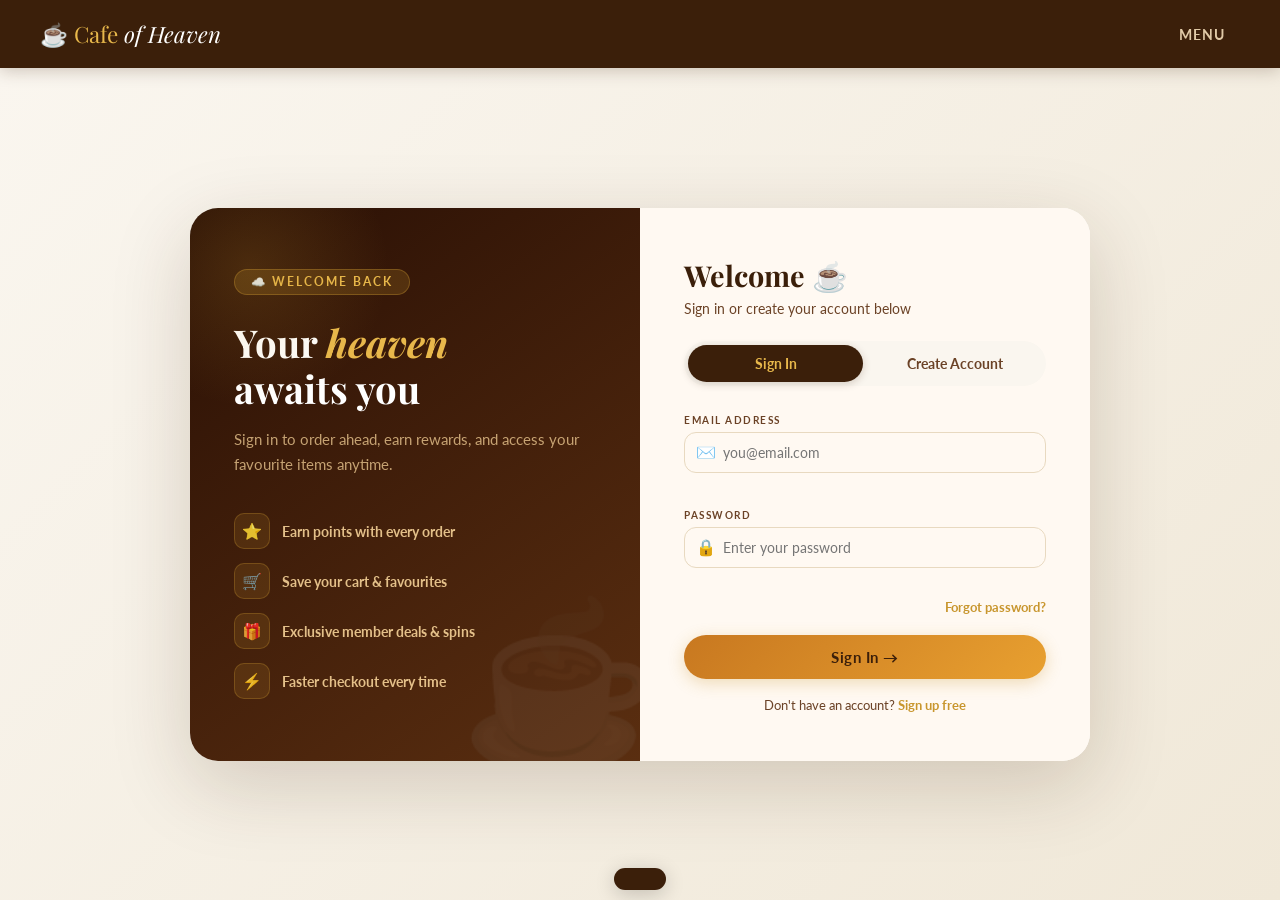
<file: login.html>
<!DOCTYPE html>
<html lang="en">
<head>
  <meta charset="UTF-8">
  <meta name="viewport" content="width=device-width, initial-scale=1.0">
  <title>Login — Cafe of Heaven</title>
  <link rel="stylesheet" href="css/style.css">
  <link rel="stylesheet" href="css/login.css">
  <script>
    if (sessionStorage.getItem('coh_logged_in') === 'true') {
      window.location.replace('menu.html');
    }
  </script>
</head>
<body style="display:flex;flex-direction:column;">

<nav>
  <a class="nav-logo" href="index.html">☕ Cafe <span>of Heaven</span></a>
  <a class="nav-link" href="menu.html">Menu</a>
</nav>

<div class="login-wrap">
  <div class="login-container">

    <!-- LEFT SIDE -->
    <div class="login-left">
      <div class="login-left-tag">☁️ Welcome Back</div>
      <h2>Your <em>heaven</em><br>awaits you</h2>
      <p>Sign in to order ahead, earn rewards, and access your favourite items anytime.</p>
      <div class="perks">
        <div class="perk"><div class="perk-icon">⭐</div>Earn points with every order</div>
        <div class="perk"><div class="perk-icon">🛒</div>Save your cart & favourites</div>
        <div class="perk"><div class="perk-icon">🎁</div>Exclusive member deals & spins</div>
        <div class="perk"><div class="perk-icon">⚡</div>Faster checkout every time</div>
      </div>
    </div>

    <!-- RIGHT SIDE -->
    <div class="login-right">
      <h3>Welcome ☕</h3>
      <p class="sub">Sign in or create your account below</p>

      <div class="auth-tabs">
        <button class="tab-btn active" id="tab-login" onclick="switchTab('login', this)">Sign In</button>
        <button class="tab-btn" id="tab-signup" onclick="switchTab('signup', this)">Create Account</button>
      </div>

      <!-- SIGN IN PANEL -->
      <div class="panel active" id="panel-login">
        <div class="form-group">
          <label>EMAIL ADDRESS</label>
          <div class="input-icon-wrap">
            <span class="input-icon">✉️</span>
            <input type="email" id="login-email" placeholder="you@email.com">
          </div>
          <span class="field-error" id="login-email-err"></span>
        </div>
        <div class="form-group">
          <label>PASSWORD</label>
          <div class="input-icon-wrap">
            <span class="input-icon">🔒</span>
            <input type="password" id="login-password" placeholder="Enter your password">
          </div>
          <span class="field-error" id="login-pass-err"></span>
        </div>
        <div class="forgot"><a href="#">Forgot password?</a></div>
        <div class="error-box hidden" id="login-error-box"></div>
        <button class="btn-submit" onclick="handleLogin()">Sign In →</button>
        <div class="switch-text">Don't have an account?
          <a onclick="switchTab('signup', document.getElementById('tab-signup'))">Sign up free</a>
        </div>
      </div>

      <!-- SIGN UP PANEL -->
      <div class="panel" id="panel-signup">
        <div class="name-row">
          <div class="form-group">
            <label>FIRST NAME</label>
            <input type="text" id="signup-fname" placeholder="Priya">
            <span class="field-error" id="signup-fname-err"></span>
          </div>
          <div class="form-group">
            <label>LAST NAME</label>
            <input type="text" id="signup-lname" placeholder="Sharma">
            <span class="field-error" id="signup-lname-err"></span>
          </div>
        </div>
        <div class="form-group">
          <label>EMAIL ADDRESS</label>
          <div class="input-icon-wrap">
            <span class="input-icon">✉️</span>
            <input type="email" id="signup-email" placeholder="you@email.com">
          </div>
          <span class="field-error" id="signup-email-err"></span>
        </div>
        <div class="form-group">
          <label>PHONE NUMBER</label>
          <div class="input-icon-wrap">
            <span class="input-icon">📱</span>
            <input type="tel" id="signup-phone" placeholder="+91 98765 43210">
          </div>
          <span class="field-error" id="signup-phone-err"></span>
        </div>
        <div class="form-group">
          <label>CREATE PASSWORD</label>
          <div class="input-icon-wrap">
            <span class="input-icon">🔒</span>
            <input type="password" id="signup-password" placeholder="Min. 8 characters">
          </div>
          <span class="field-error" id="signup-pass-err"></span>
        </div>
        <button class="btn-submit" onclick="handleSignup()">Create Account & Earn 50pts 🎉</button>
        <div class="switch-text">Already have an account?
          <a onclick="switchTab('login', document.getElementById('tab-login'))">Sign in</a>
        </div>
      </div>

    </div>
  </div>
</div>

<div class="toast" id="toast"></div>

<script src="js/main.js"></script>
<script src="js/login.js"></script>
<script src="js/navbar.js"></script> 

</body>
</html>
</file>
